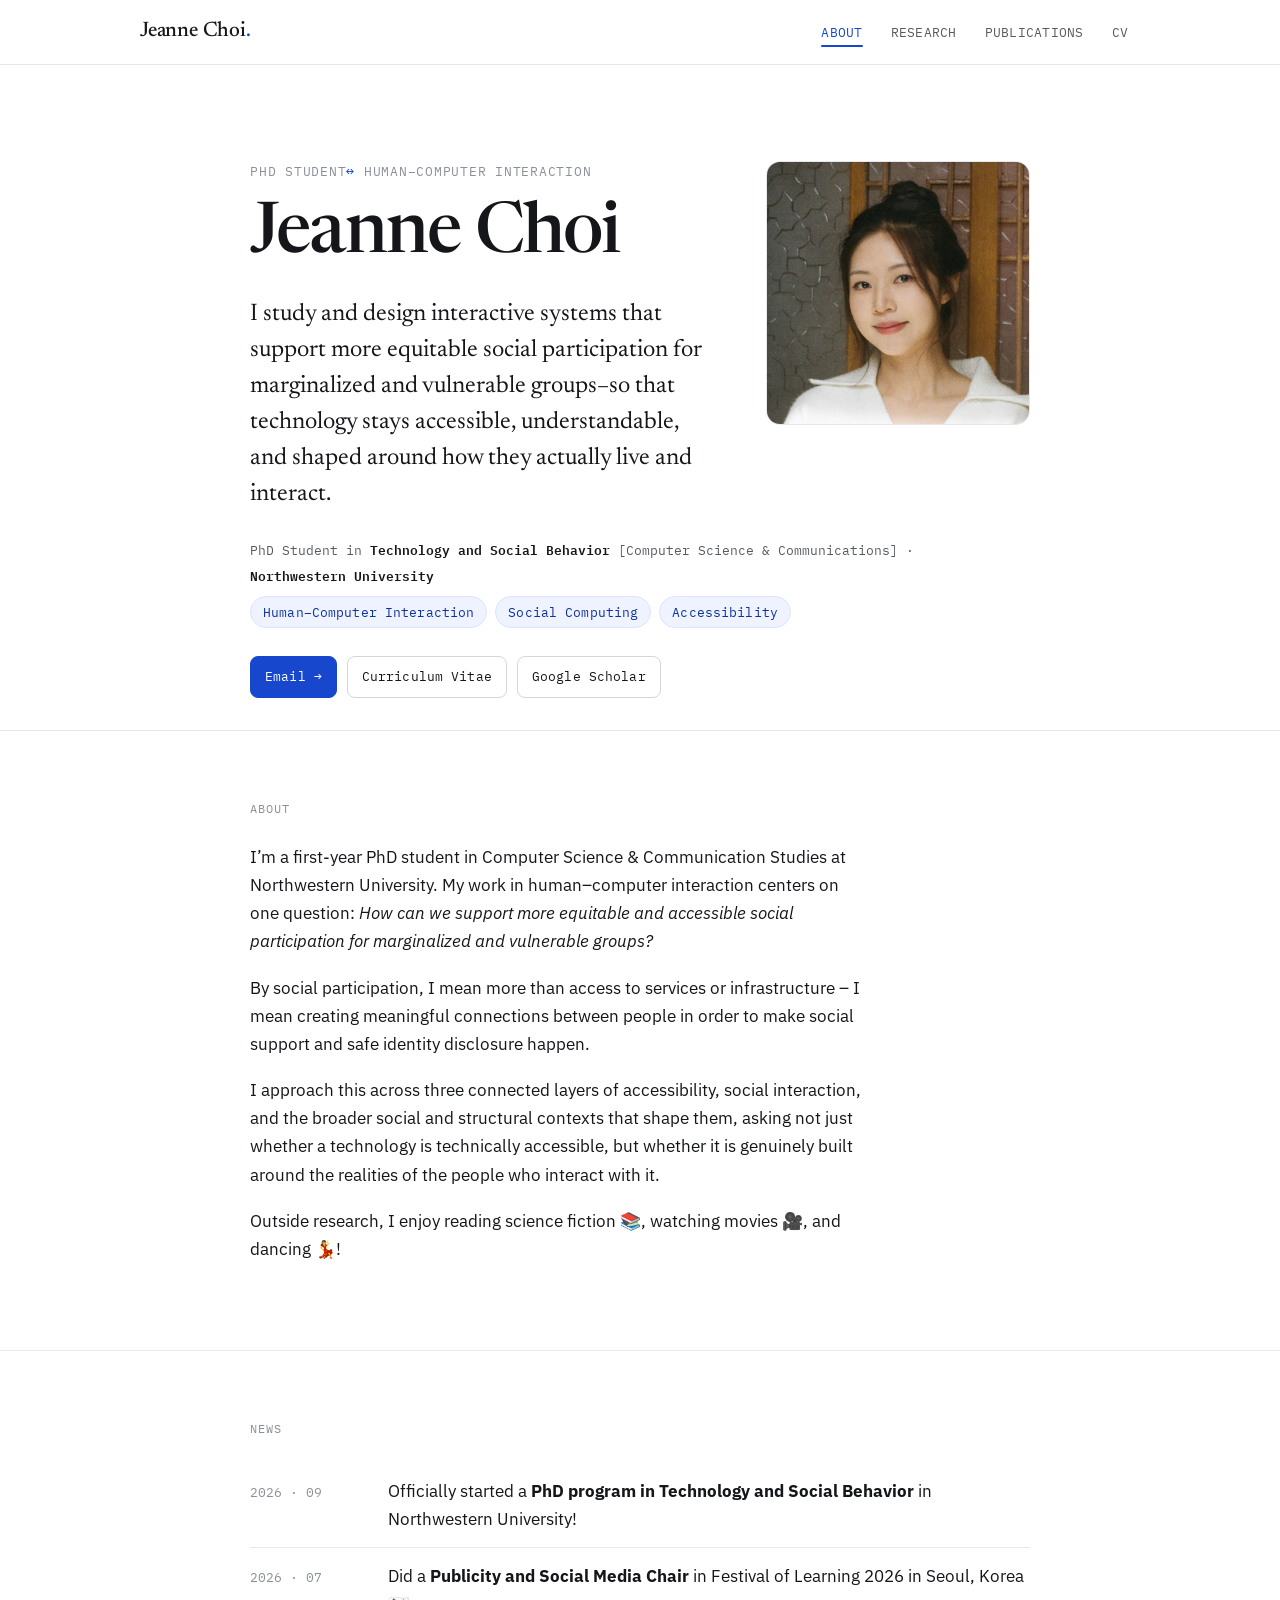
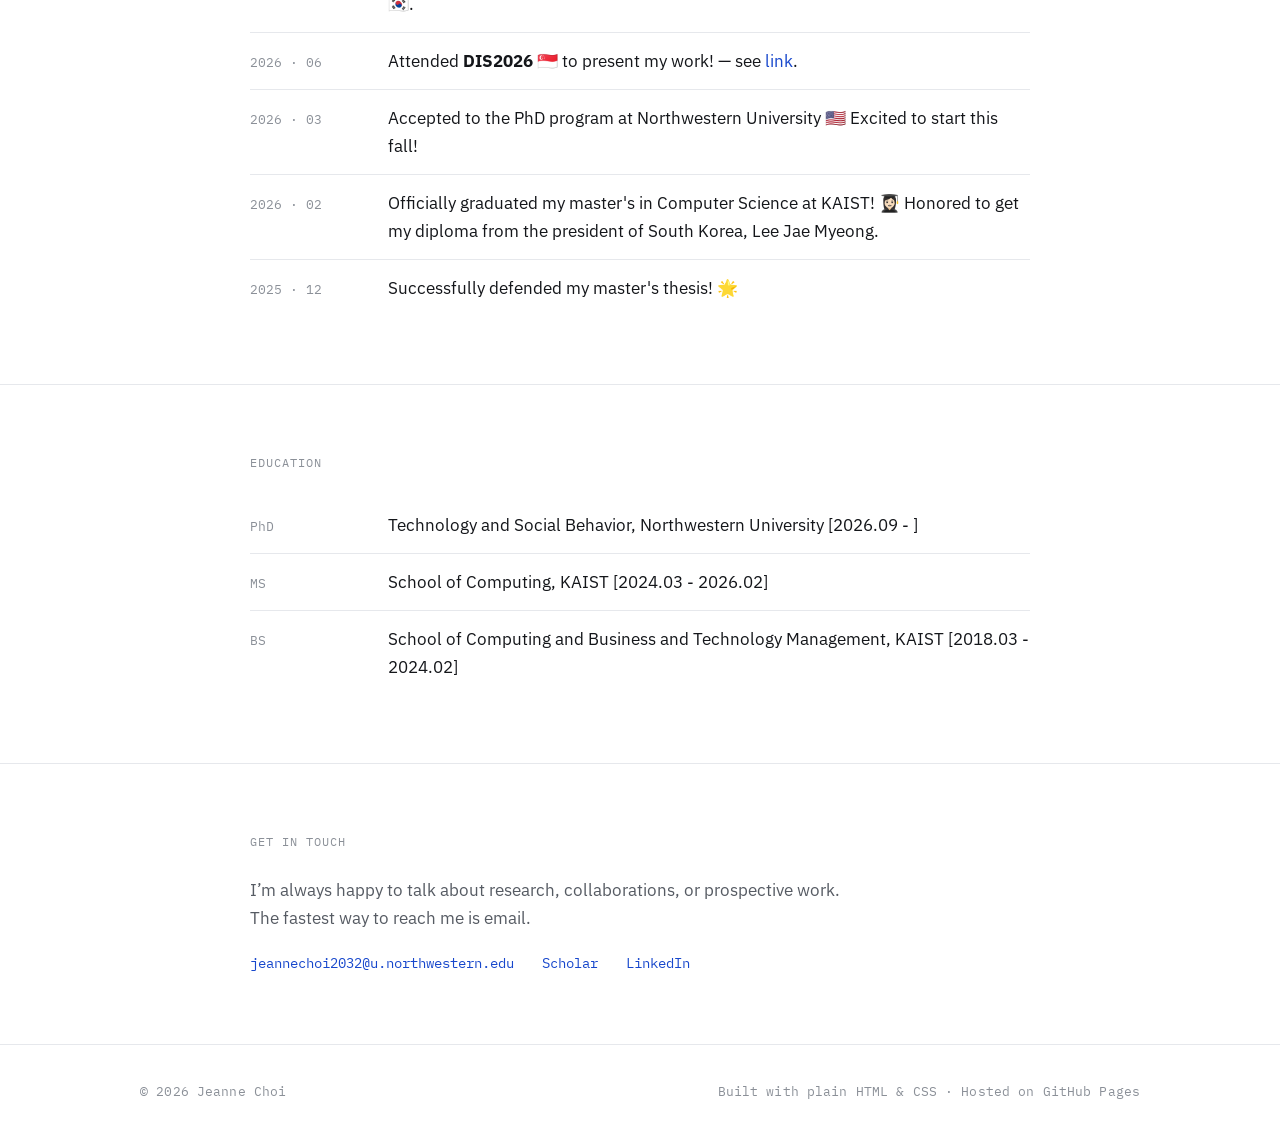
<file: index.html>
<!DOCTYPE html>
<html lang="en">
<head>
  <meta charset="UTF-8" />
  <meta name="viewport" content="width=device-width, initial-scale=1.0" />
  <!-- TODO: replace title + description with your own -->
  <title>Jeanne Choi — HCI Researcher</title>
  <meta name="description" content="Jeanne Choi is an incoming PhD student in Human–Computer Interaction, studying human–AI interaction and accessible creativity-support tools." />

  <!-- Fonts -->
  <link rel="preconnect" href="https://fonts.googleapis.com" />
  <link rel="preconnect" href="https://fonts.gstatic.com" crossorigin />
  <link href="https://fonts.googleapis.com/css2?family=Newsreader:ital,opsz,wght@0,6..72,400;0,6..72,500;1,6..72,400&family=IBM+Plex+Mono:wght@400;500&family=IBM+Plex+Sans:wght@400;500;600&display=swap" rel="stylesheet" />

  <link rel="stylesheet" href="styles.css" />
</head>
<body>
  <a class="skip" href="#main">Skip to content</a>

  <!-- ===== Header (identical on every page — keep in sync) ===== -->
  <header class="masthead">
    <div class="wrap-wide masthead__inner">
      <a class="brand" href="index.html">Jeanne Choi<span class="dot">.</span></a>
      <button class="nav-toggle" aria-expanded="false" aria-controls="site-nav">Menu</button>
      <nav class="nav" id="site-nav" aria-label="Primary">
        <a href="index.html" aria-current="page">About</a>
        <a href="research.html">Research</a>
        <!-- <a href="projects.html">Projects</a> -->
        <a href="publications.html">Publications</a>
        <a href="assets/CV_Jeanne.pdf">CV</a>
      </nav>
    </div>
  </header>

  <main id="main">
    <!-- ===== Hero ===== -->
    <section class="hero">
      <div class="wrap">
        <div class="hero__grid">
          <div class="hero__text">
          <p class="eyebrow">PhD Student<span class="swap">&#8596;</span> Human&ndash;Computer Interaction</p>

          <h1 class="display">Jeanne&nbsp;Choi</h1>

          <p class="lead">
            I study and design interactive systems that support more equitable social participation for 
            marginalized and vulnerable groups&ndash;so that technology stays accessible, understandable, 
            and shaped around how they actually live and interact.
          </p>
          </div>

          <figure class="hero__photo">
            <img src="assets/profile.jpg" alt="Profile photo of Jeanne Choi." />
          </figure>
        </div>

        <div class="hero__details">

          <p class="hero__meta">
            PhD Student in <b>Technology and Social Behavior</b> [Computer Science & Communications] &middot;<br />
            <b>Northwestern University</b>
          </p>

          <ul class="tags" aria-label="Research keywords">
            <li>Human&ndash;Computer Interaction</li>
            <li>Social Computing</li>
            <li>Accessibility</li>
          </ul>

          <div class="linkrow">
            <a class="btn btn--primary" href="jeannechoi2032@u.northwestern.edu">
              Email <span class="arrow">&#8594;</span>
            </a>
            <a class="btn" href="assets/CV_Jeanne.pdf">Curriculum Vitae</a>
            <a class="btn" href="https://scholar.google.com/citations?user=65QnEFwAAAAJ&hl=ko&oi=ao">Google&nbsp;Scholar</a>
            <!-- <a class="btn" href="https://github.com/yourhandle">GitHub</a> -->
          </div>
        </div>

       </div><!-- /.hero__grid -->
      </div>
    </section>

    <!-- ===== Short bio ===== -->
    <section class="section">
      <div class="wrap">
        <p class="section__label">About</p>
        <div class="prose">
          <p>
            I&rsquo;m a first-year PhD student in Computer Science & Communication Studies at Northwestern University. 
            My work in human&ndash;computer interaction centers on one question: <em>How can we support more equitable 
            and accessible social participation for marginalized and vulnerable groups?</em>
          </p>
          <p>By social participation, I mean more than access to services or infrastructure &ndash; 
            I mean creating meaningful connections between people in order to make social support 
            and safe identity disclosure happen.
          </p>
          <p>
            I approach this across three connected layers of 
            accessibility, social interaction, and the broader social and structural contexts that shape them, 
            asking not just whether a technology is technically accessible, but whether it is genuinely built 
            around the realities of the people who interact with it.
          </p>
          <p>
            Outside research, I enjoy reading science fiction 📚, watching movies 🎥, and dancing 💃!
          </p>
        </div>
      </div>
    </section>

    <!-- ===== Currently / news ===== -->
    <section class="section">
      <div class="wrap">
        <p class="section__label">News</p>
        <div class="deflist">
          <div class="deflist__row">
            <span class="deflist__k">2026 &middot; 09</span>
            <p class="deflist__v">Officially started a <b>PhD program in Technology and Social Behavior</b> in Northwestern University!</p>
          </div>
          <div class="deflist__row">
            <span class="deflist__k">2026 &middot; 07</span>
            <p class="deflist__v">Did a <b>Publicity and Social Media Chair</b> in Festival of Learning 2026 in Seoul, Korea 🇰🇷.</p>
          </div>
          <div class="deflist__row">
            <span class="deflist__k">2026 &middot; 06</span>
            <p class="deflist__v">Attended <b>DIS2026 🇸🇬</b> to present my work! &mdash; see <a class="link" href="https://dl.acm.org/doi/10.1145/3800645.3812959">link</a>.</p>
          </div>
          <div class="deflist__row">
            <span class="deflist__k">2026 &middot; 03</span>
            <p class="deflist__v">Accepted to the PhD program at Northwestern University 🇺🇸 Excited to start this fall!</p>
          </div>
          <div class="deflist__row">
            <span class="deflist__k">2026 &middot; 02</span>
            <p class="deflist__v">Officially graduated my master's in Computer Science at KAIST! 👩🏻‍🎓 Honored to get my diploma from 
              the president of South Korea, Lee Jae Myeong.
            </p>
          </div>
          <div class="deflist__row">
            <span class="deflist__k">2025 &middot; 12</span>
            <p class="deflist__v">Successfully defended my master's thesis! 🌟</p>
          </div>
        </div>
      </div>
    </section>


    <!-- ===== Education ===== -->
    <section class="section">
      <div class="wrap">
        <p class="section__label">Education</p>
        <div class="deflist">
          <div class="deflist__row">
            <span class="deflist__k">PhD</span>
            <p class="deflist__v">Technology and Social Behavior, Northwestern University [2026.09 - ]</p>
          </div>
          <div class="deflist__row">
            <span class="deflist__k">MS</span>
            <p class="deflist__v">School of Computing, KAIST [2024.03 - 2026.02]</p>
          </div>
          <div class="deflist__row">
            <span class="deflist__k">BS</span>
            <p class="deflist__v">School of Computing and Business and Technology Management, KAIST [2018.03 - 2024.02]
            </p>
          </div>
        </div>
      </div>
    </section>

    <!-- ===== Contact ===== -->
    <section class="section">
      <div class="wrap">
        <p class="section__label">Get in touch</p>
        <p class="prose muted" style="margin-bottom:20px;">
          I&rsquo;m always happy to talk about research, collaborations, or
          prospective work. <br /> The fastest way to reach me is email.
        </p>
        <div class="contact">
          <a href="mailto:jeannechoi2032@u.northwestern.edu">jeannechoi2032@u.northwestern.edu</a>
          <a href="https://scholar.google.com/citations?user=65QnEFwAAAAJ&hl=ko&oi=ao">Scholar</a>
          <!-- <a href="https://github.com/yourhandle">GitHub</a> -->
          <a href="https://www.linkedin.com/in/jeanne-choi-965133276/">LinkedIn</a>
        </div>
      </div>
    </section>
  </main>

  <!-- ===== Footer (identical on every page) ===== -->
  <footer class="foot">
    <div class="wrap-wide foot__inner">
      <span>&copy; 2026 Jeanne Choi</span>
      <span>Built with plain HTML &amp; CSS &middot; Hosted on GitHub Pages</span>
    </div>
  </footer>

  <script src="main.js"></script>
</body>
</html>
</file>
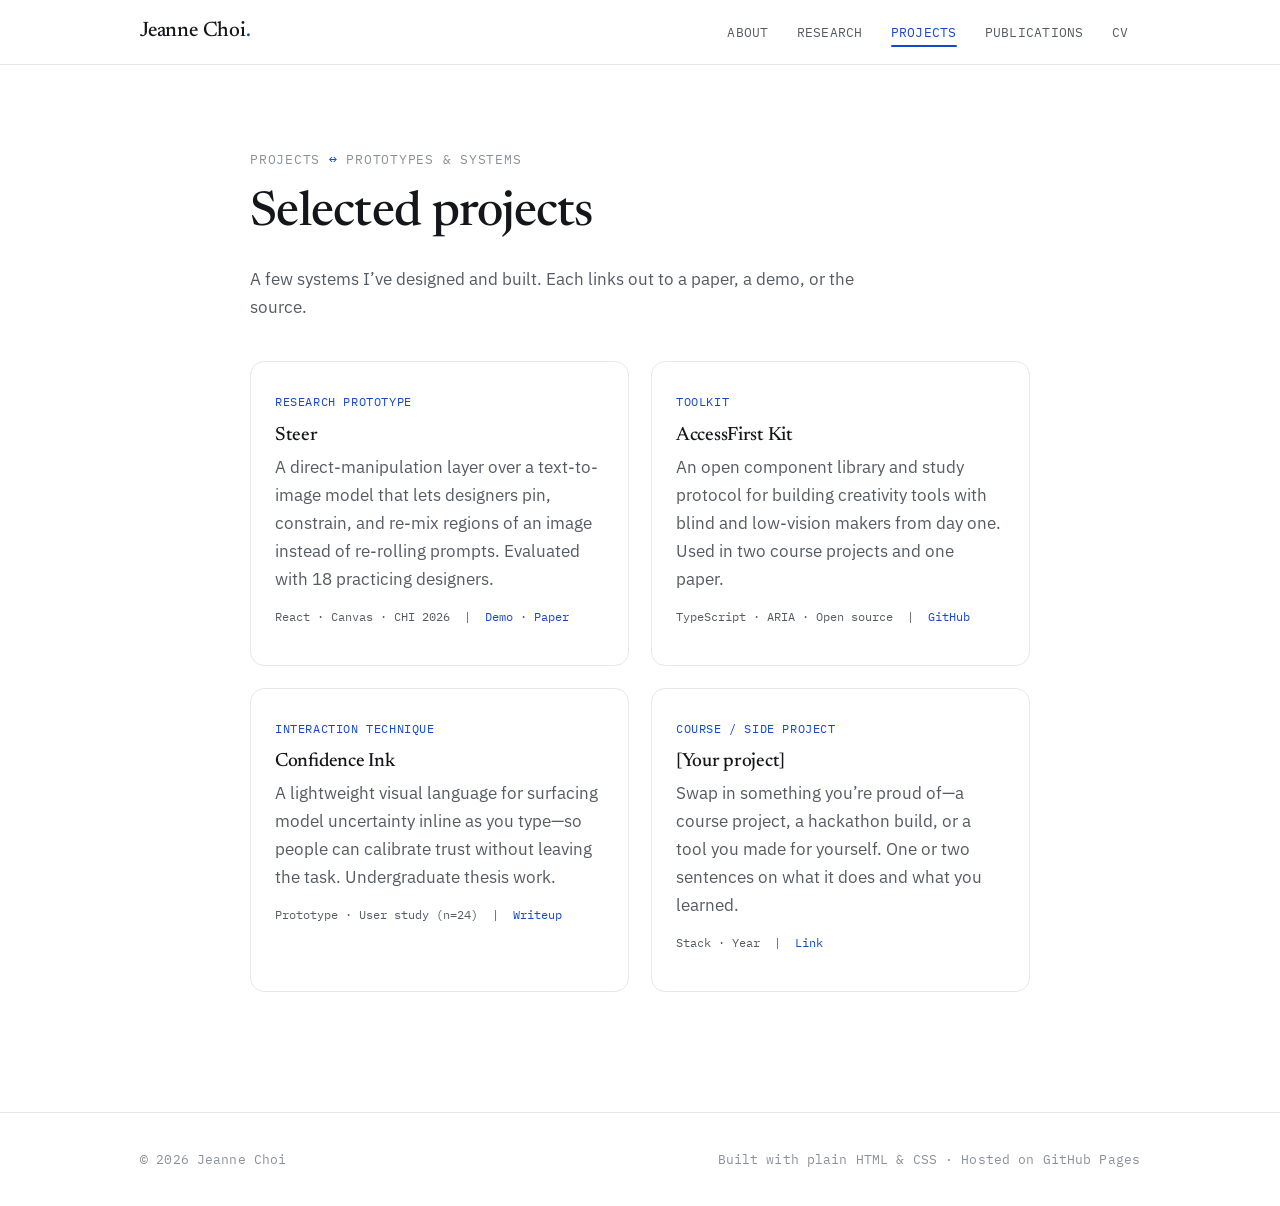
<file: projects.html>
<!DOCTYPE html>
<html lang="en">
<head>
  <meta charset="UTF-8" />
  <meta name="viewport" content="width=device-width, initial-scale=1.0" />
  <title>Projects — Jeanne Choi</title>
  <meta name="description" content="Selected research prototypes and projects in human–computer interaction." />

  <link rel="preconnect" href="https://fonts.googleapis.com" />
  <link rel="preconnect" href="https://fonts.gstatic.com" crossorigin />
  <link href="https://fonts.googleapis.com/css2?family=Newsreader:ital,opsz,wght@0,6..72,400;0,6..72,500;1,6..72,400&family=IBM+Plex+Mono:wght@400;500&family=IBM+Plex+Sans:wght@400;500;600&display=swap" rel="stylesheet" />

  <link rel="stylesheet" href="styles.css" />
</head>
<body>
  <a class="skip" href="#main">Skip to content</a>

  <header class="masthead">
    <div class="wrap-wide masthead__inner">
      <a class="brand" href="index.html">Jeanne Choi<span class="dot">.</span></a>
      <button class="nav-toggle" aria-expanded="false" aria-controls="site-nav">Menu</button>
      <nav class="nav" id="site-nav" aria-label="Primary">
        <a href="index.html">About</a>
        <a href="research.html">Research</a>
        <a href="projects.html" aria-current="page">Projects</a>
        <a href="publications.html">Publications</a>
        <a href="assets/CV_Jeanne.pdf">CV</a>
      </nav>
    </div>
  </header>

  <main id="main" class="page">
    <div class="wrap">
      <p class="eyebrow">Projects <span class="swap">&#8596;</span> Prototypes &amp; systems</p>
      <h1 class="page-title">Selected projects</h1>
      <p class="prose muted" style="margin-bottom: 40px;">
        A few systems I&rsquo;ve designed and built. Each links out to a paper,
        a demo, or the source.
      </p>

      <div class="cards">
        <article class="card">
          <span class="card__kind">Research prototype</span>
          <h3>Steer</h3>
          <p>
            A direct-manipulation layer over a text-to-image model that lets
            designers pin, constrain, and re-mix regions of an image instead of
            re-rolling prompts. Evaluated with 18 practicing designers.
          </p>
          <p class="card__meta">React &middot; Canvas &middot; CHI 2026 &nbsp;|&nbsp; <a class="link" href="#">Demo</a> &middot; <a class="link" href="#">Paper</a></p>
        </article>

        <article class="card">
          <span class="card__kind">Toolkit</span>
          <h3>AccessFirst Kit</h3>
          <p>
            An open component library and study protocol for building
            creativity tools with blind and low-vision makers from day one.
            Used in two course projects and one paper.
          </p>
          <p class="card__meta">TypeScript &middot; ARIA &middot; Open source &nbsp;|&nbsp; <a class="link" href="#">GitHub</a></p>
        </article>

        <article class="card">
          <span class="card__kind">Interaction technique</span>
          <h3>Confidence Ink</h3>
          <p>
            A lightweight visual language for surfacing model uncertainty inline
            as you type&mdash;so people can calibrate trust without leaving the
            task. Undergraduate thesis work.
          </p>
          <p class="card__meta">Prototype &middot; User study (n=24) &nbsp;|&nbsp; <a class="link" href="#">Writeup</a></p>
        </article>

        <article class="card">
          <span class="card__kind">Course / side project</span>
          <h3>[Your project]</h3>
          <p>
            Swap in something you&rsquo;re proud of&mdash;a course project, a
            hackathon build, or a tool you made for yourself. One or two
            sentences on what it does and what you learned.
          </p>
          <p class="card__meta">Stack &middot; Year &nbsp;|&nbsp; <a class="link" href="#">Link</a></p>
        </article>
      </div>
    </div>
  </main>

  <footer class="foot">
    <div class="wrap-wide foot__inner">
      <span>&copy; 2026 Jeanne Choi</span>
      <span>Built with plain HTML &amp; CSS &middot; Hosted on GitHub Pages</span>
    </div>
  </footer>

  <script src="main.js"></script>
</body>
</html>
</file>
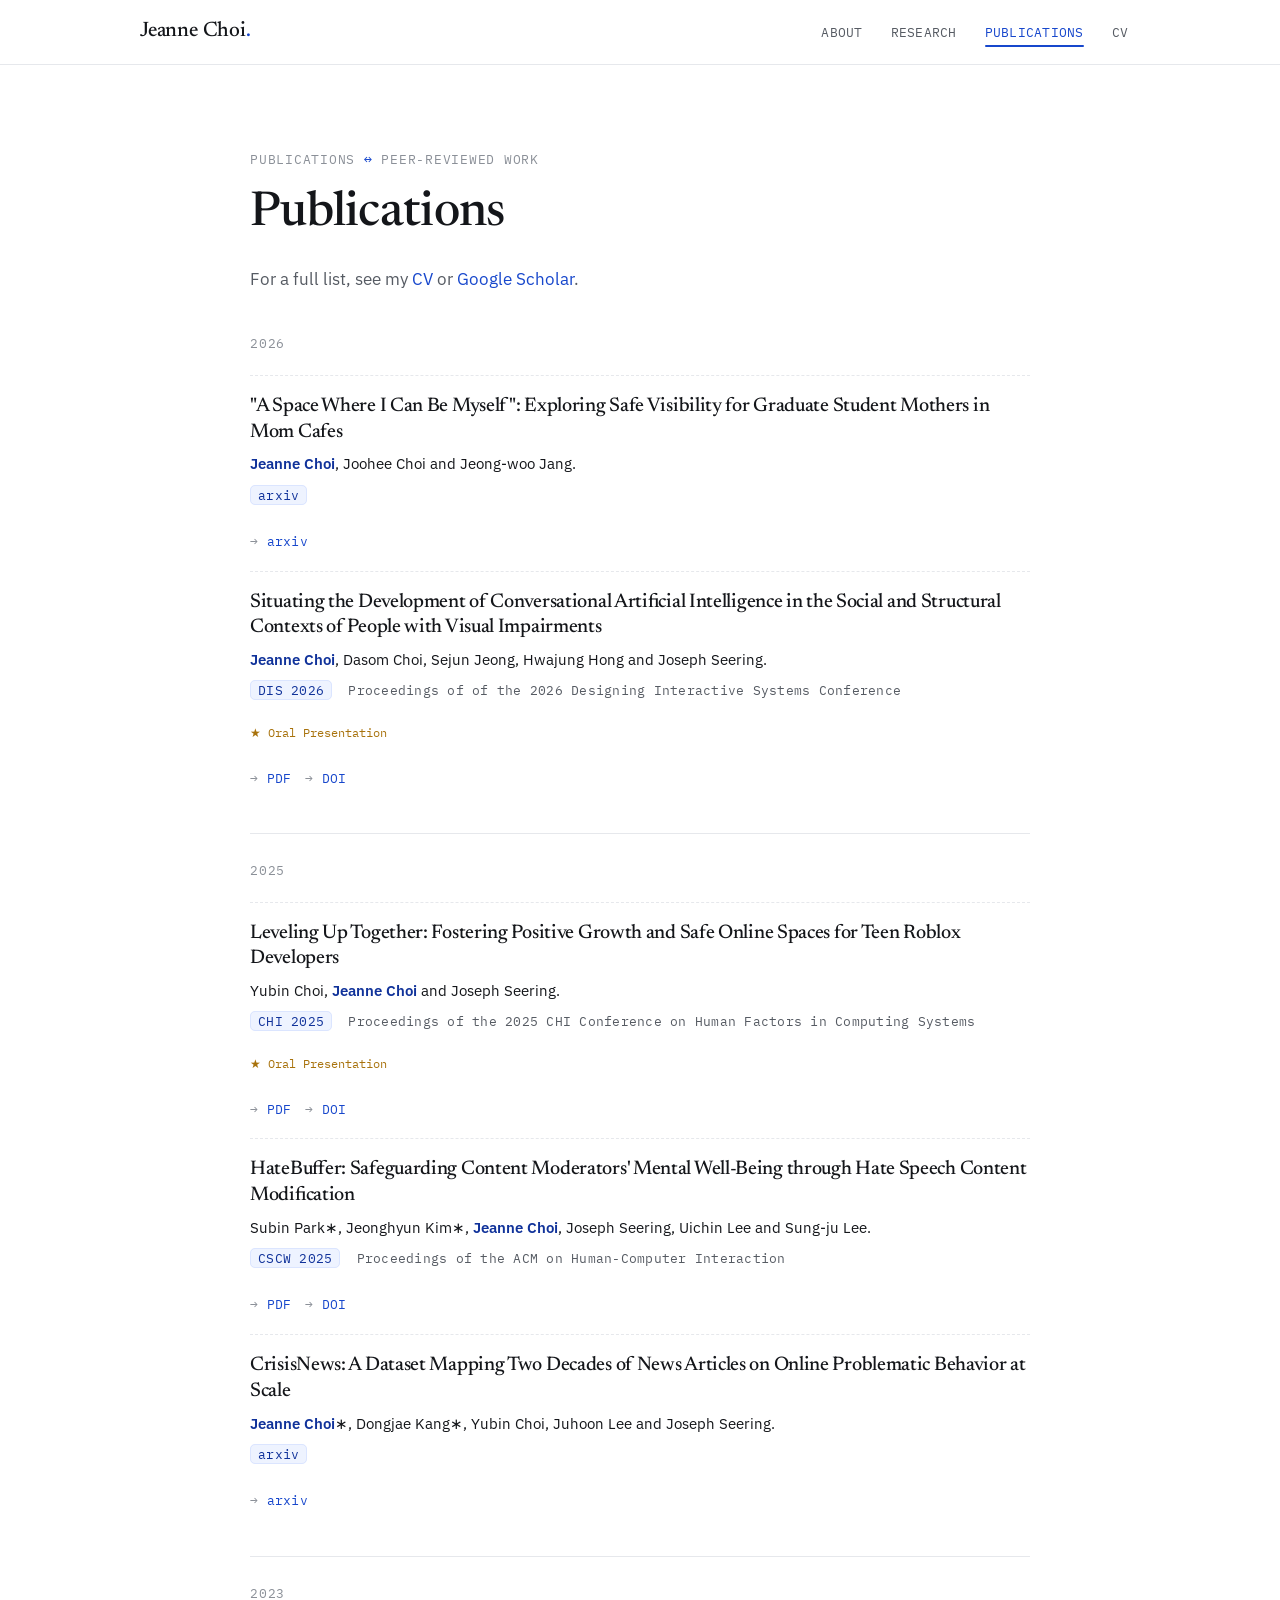
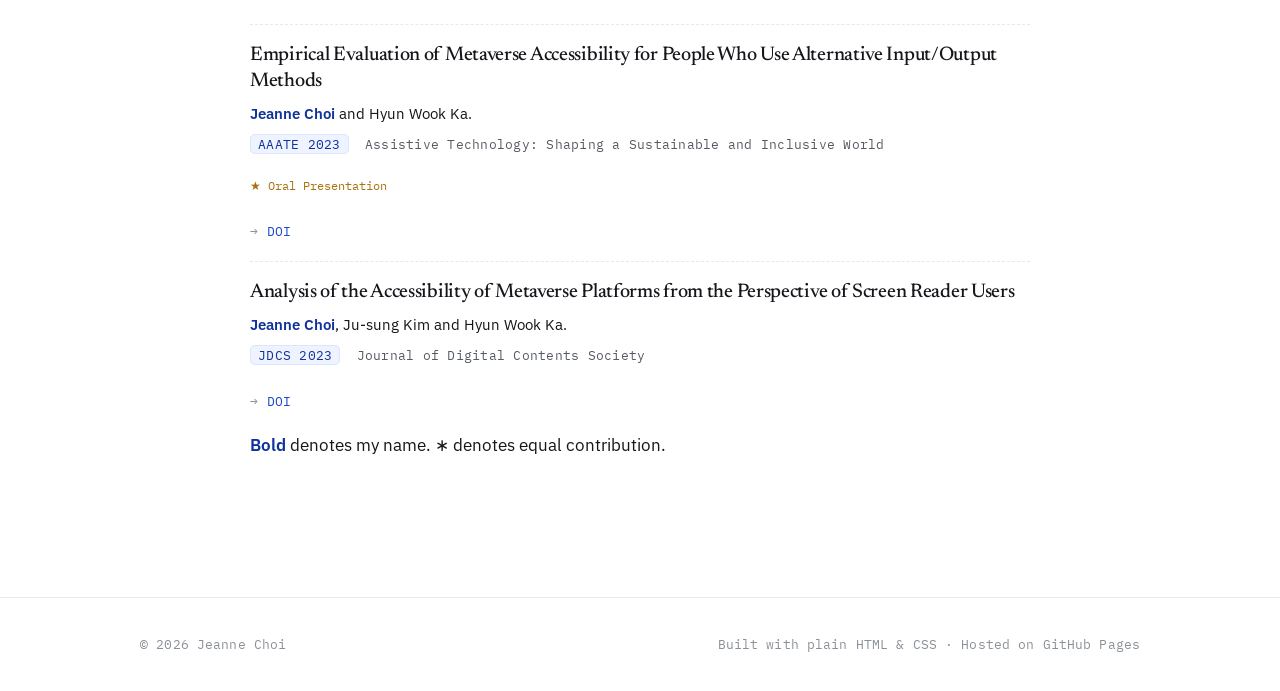
<file: publications.html>
<!DOCTYPE html>
<html lang="en">
<head>
  <meta charset="UTF-8" />
  <meta name="viewport" content="width=device-width, initial-scale=1.0" />
  <title>Publications — Jeanne Choi</title>
  <meta name="description" content="Peer-reviewed publications and papers in HCI venues such as CHI, UIST, and CSCW." />

  <link rel="preconnect" href="https://fonts.googleapis.com" />
  <link rel="preconnect" href="https://fonts.gstatic.com" crossorigin />
  <link href="https://fonts.googleapis.com/css2?family=Newsreader:ital,opsz,wght@0,6..72,400;0,6..72,500;1,6..72,400&family=IBM+Plex+Mono:wght@400;500&family=IBM+Plex+Sans:wght@400;500;600&display=swap" rel="stylesheet" />

  <link rel="stylesheet" href="styles.css" />
</head>
<body>
  <a class="skip" href="#main">Skip to content</a>

  <header class="masthead">
    <div class="wrap-wide masthead__inner">
      <a class="brand" href="index.html">Jeanne Choi<span class="dot">.</span></a>
      <button class="nav-toggle" aria-expanded="false" aria-controls="site-nav">Menu</button>
      <nav class="nav" id="site-nav" aria-label="Primary">
        <a href="index.html">About</a>
        <a href="research.html">Research</a>
        <!-- <a href="projects.html">Projects</a> -->
        <a href="publications.html" aria-current="page">Publications</a>
        <a href="assets/CV_Jeanne.pdf">CV</a>
      </nav>
    </div>
  </header>

  <main id="main" class="page">
    <div class="wrap">
      <p class="eyebrow">Publications <span class="swap">&#8596;</span> Peer-reviewed work</p>
      <h1 class="page-title">Publications</h1>
      <p class="prose muted" style="margin-bottom: 40px;">
        For a full list, see my
        <a class="link" href="assets/CV_Jeanne.pdf">CV</a> or
        <a class="link" href="https://scholar.google.com/citations?user=65QnEFwAAAAJ&hl=ko&oi=ao">Google Scholar</a>.
      </p>

      <!-- =============== 2026 =============== -->
      <section class="year-group" aria-label="2026 publications">
        <p class="year-label">2026</p>

        <article class="pub">
          <h2 class="pub__title">"A Space Where I Can Be Myself": Exploring Safe Visibility for Graduate Student 
            Mothers in Mom Cafes</h2>
          <p class="pub__authors"><span class="me">Jeanne Choi</span>, Joohee Choi and Jeong-woo Jang.</p>
          <p class="pub__venue">
            <span class="tag">arxiv</span>
          </p>
          <div class="pub__links">
            <a href="https://arxiv.org/abs/2611.08710">arxiv</a>
          </div>
        </article>

        <article class="pub">
          <h2 class="pub__title">Situating the Development of Conversational Artificial Intelligence in the Social and 
            Structural Contexts of People with Visual Impairments</h2>
          <p class="pub__authors"><span class="me">Jeanne Choi</span>, Dasom Choi, Sejun Jeong, Hwajung Hong and Joseph Seering.</p>
          <p class="pub__venue">
            <span class="tag">DIS 2026</span>
            Proceedings of of the 2026 Designing Interactive Systems Conference
          </p>
          <p class="award">&#9733; Oral Presentation</p>
          <div class="pub__links">
            <a href="assets/dis26-CV.pdf">PDF</a>
            <a href="https://dl.acm.org/doi/10.1145/3800645.3812959">DOI</a>
            <!-- <a href="#">Video</a>
            <a href="#">Code</a> -->
          </div>
        </article>
      </section>

      <!-- =============== 2025 =============== -->
      <section class="year-group" aria-label="2025 publications">
        <p class="year-label">2025</p>

        <article class="pub">
          <h2 class="pub__title">Leveling Up Together: Fostering Positive Growth and Safe Online Spaces for 
            Teen Roblox Developers</h2>
          <p class="pub__authors">Yubin Choi, <span class="me">Jeanne Choi</span> and Joseph Seering.</p>
          <p class="pub__venue">
            <span class="tag">CHI 2025</span>
            Proceedings of the 2025 CHI Conference on Human Factors in Computing Systems
          </p>
          <p class="award">&#9733; Oral Presentation</p>
          <div class="pub__links">
            <a href="assets/chi25-CV.pdf">PDF</a>
            <a href="https://dl.acm.org/doi/full/10.1145/3706598.3713969">DOI</a>
            <!-- <a href="#">Poster</a> -->
          </div>
        </article>

        <article class="pub">
          <h2 class="pub__title">HateBuffer: Safeguarding Content Moderators' Mental Well-Being through Hate Speech 
            Content Modification</h2>
          <p class="pub__authors">Subin Park&lowast;, Jeonghyun Kim&lowast;, <span class="me">Jeanne Choi</span>, 
            Joseph Seering, Uichin Lee and Sung-ju Lee.</p>
          <p class="pub__venue">
            <span class="tag">CSCW 2025</span>
            Proceedings of the ACM on Human-Computer Interaction
          </p>
          <div class="pub__links">
            <a href="assets/cscw25.pdf">PDF</a>
            <a href="https://dl.acm.org/doi/10.1145/3757609">DOI</a>
          </div>
        </article>

        <article class="pub">
          <h2 class="pub__title">CrisisNews: A Dataset Mapping Two Decades of News Articles on Online Problematic 
            Behavior at Scale</h2>
          <p class="pub__authors"><span class="me">Jeanne Choi</span>&lowast;, Dongjae Kang&lowast;, Yubin Choi, 
            Juhoon Lee and Joseph Seering.</p>
          <p class="pub__venue">
            <span class="tag">arxiv</span>
          </p>
          <div class="pub__links">
            <a href="https://arxiv.org/abs/2510.12243">arxiv</a>
          </div>
        </article>
      </section>

      <!-- =============== 2023 =============== -->
      <section class="year-group" aria-label="2025 publications">
        <p class="year-label">2023</p>

        <article class="pub">
          <h2 class="pub__title">Empirical Evaluation of Metaverse Accessibility for People Who Use Alternative 
            Input/Output Methods</h2>
          <p class="pub__authors"><span class="me">Jeanne Choi</span> and Hyun Wook Ka.</p>
          <p class="pub__venue">
            <span class="tag">AAATE 2023</span>
            Assistive Technology: Shaping a Sustainable and Inclusive World
          </p>
          <p class="award">&#9733; Oral Presentation</p>
          <div class="pub__links">
            <!-- <a href="#">PDF</a> -->
            <a href="https://pubmed.ncbi.nlm.nih.gov/37638938/">DOI</a>
            <!-- <a href="#">Poster</a> -->
          </div>
        </article>

        <article class="pub">
          <h2 class="pub__title">Analysis of the Accessibility of Metaverse Platforms from the Perspective of Screen 
            Reader Users</h2>
          <p class="pub__authors"><span class="me">Jeanne Choi</span>, Ju-sung Kim and Hyun Wook Ka.</p>
          <p class="pub__venue">
            <span class="tag">JDCS 2023</span>
            Journal of Digital Contents Society
          </p>
          <div class="pub__links">
            <!-- <a href="#">PDF</a> -->
            <a href="http://journal.dcs.or.kr/_common/do.php?a=full&b=12&bidx=3245&aidx=36161">DOI</a>
          </div>
        </article>
        <p><span style="color:var(--blue-deep);font-weight:600;">Bold</span> denotes
        my name. &lowast; denotes equal contribution.</p>
      </section>

    </div>
  </main>

  <footer class="foot">
    <div class="wrap-wide foot__inner">
      <span>&copy; 2026 Jeanne Choi</span>
      <span>Built with plain HTML &amp; CSS &middot; Hosted on GitHub Pages</span>
    </div>
  </footer>

  <script src="main.js"></script>
</body>
</html>
</file>
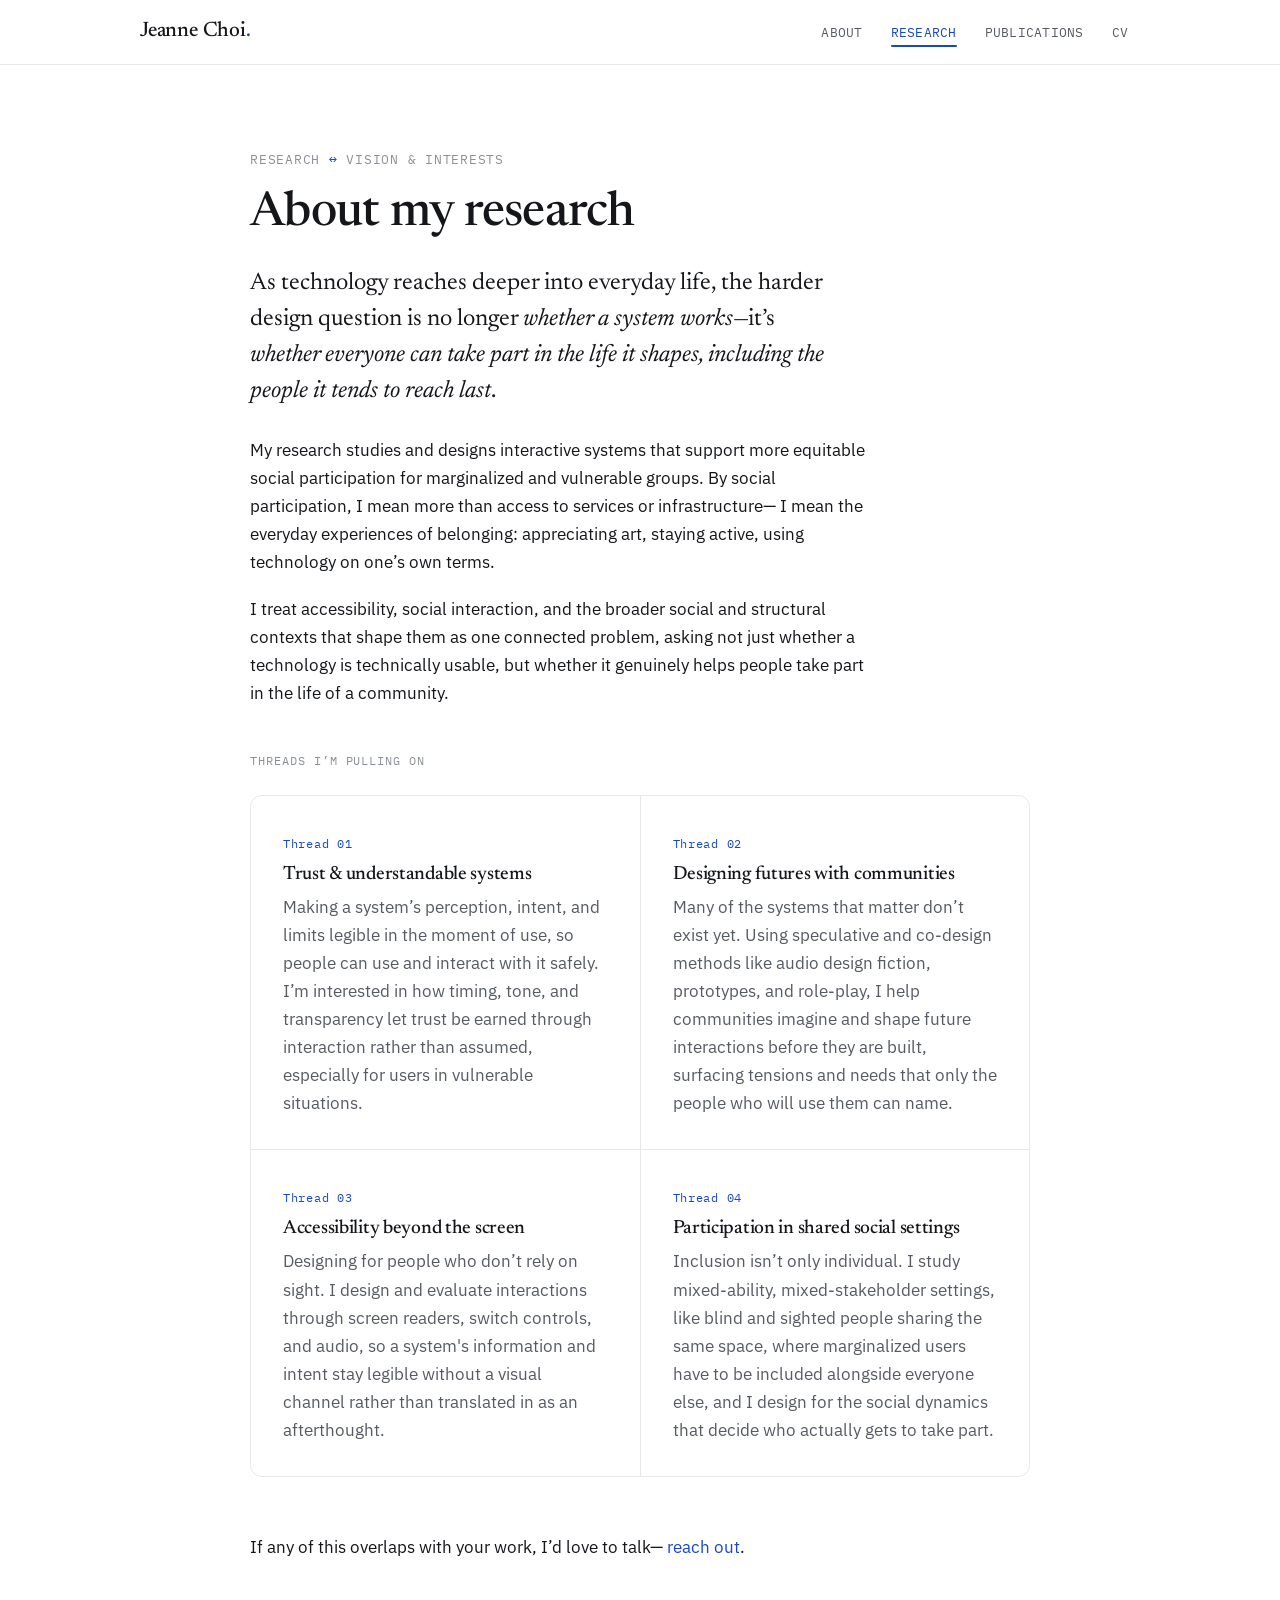
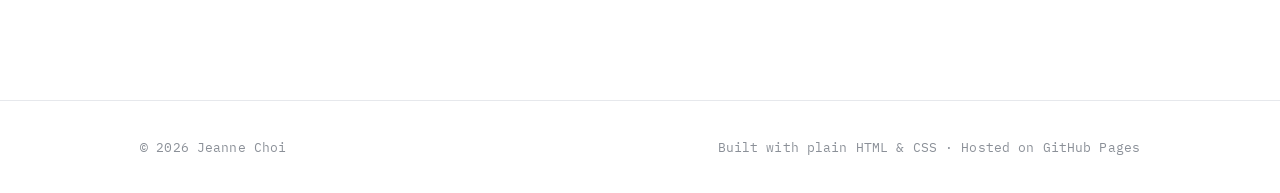
<file: research.html>
<!DOCTYPE html>
<html lang="en">
<head>
  <meta charset="UTF-8" />
  <meta name="viewport" content="width=device-width, initial-scale=1.0" />
  <title>Research — Jeanne Choi</title>
  <meta name="description" content="Research vision and interests: human–AI interaction, creativity-support tools, and accessible interaction design." />

  <link rel="preconnect" href="https://fonts.googleapis.com" />
  <link rel="preconnect" href="https://fonts.gstatic.com" crossorigin />
  <link href="https://fonts.googleapis.com/css2?family=Newsreader:ital,opsz,wght@0,6..72,400;0,6..72,500;1,6..72,400&family=IBM+Plex+Mono:wght@400;500&family=IBM+Plex+Sans:wght@400;500;600&display=swap" rel="stylesheet" />

  <link rel="stylesheet" href="styles.css" />
</head>
<body>
  <a class="skip" href="#main">Skip to content</a>

  <header class="masthead">
    <div class="wrap-wide masthead__inner">
      <a class="brand" href="index.html">Jeanne Choi<span class="dot">.</span></a>
      <button class="nav-toggle" aria-expanded="false" aria-controls="site-nav">Menu</button>
      <nav class="nav" id="site-nav" aria-label="Primary">
        <a href="index.html">About</a>
        <a href="research.html" aria-current="page">Research</a>
        <!-- <a href="projects.html">Projects</a> -->
        <a href="publications.html">Publications</a>
        <a href="assets/CV_Jeanne.pdf">CV</a>
      </nav>
    </div>
  </header>

  <main id="main" class="page">
    <div class="wrap">
      <p class="eyebrow">Research <span class="swap">&#8596;</span> Vision &amp; Interests</p>
      <h1 class="page-title">About my research</h1>

      <!-- ===== Research statement ===== -->
      <div class="prose" style="margin-bottom: 8px;">
        <p class="lead" style="max-width: 46ch;">
          As technology reaches deeper into everyday life, the harder design question is no longer
          <em>whether a system works</em>&mdash;it&rsquo;s
          <em>whether everyone can take part in the life it shapes, including the people it tends to reach last</em>.
        </p>
        <p>
          My research studies and designs interactive systems that support more 
          equitable social participation for marginalized and vulnerable groups. 
          By social participation, I mean more than access to services or infrastructure&mdash;
          I mean the everyday experiences of belonging: appreciating art, 
          staying active, using technology on one&rsquo;s own terms.
        </p>
        <p>
          I treat accessibility, 
          social interaction, and the broader social and structural contexts that shape them as one 
          connected problem, asking not just whether a technology is technically usable, 
          but whether it genuinely helps people take part in the life of a community.
        </p>
        <!-- <p>
          Methodologically, I move between speculative 
          and participatory design, and in-depth qualitative research, and I try to turn what I 
          learn into systems and design decisions, not just findings.
        </p> -->
      </div>
    </div>

    <!-- ===== Thematic areas ===== -->
    <div class="wrap" style="margin-top: 44px;">
      <p class="section__label">Threads I&rsquo;m pulling on</p>
      <div class="themes">
        <article class="theme">
          <span class="theme__n">Thread 01</span>
          <h3>Trust & understandable systems</h3>
          <p>
            Making a system&rsquo;s perception, intent, and limits legible in the moment of use, so people can use and 
            interact with it safely. I&rsquo;m interested in how timing, tone, and transparency let trust be earned through 
            interaction rather than assumed, especially for users in vulnerable situations.
          </p>
        </article>
        <article class="theme">
          <span class="theme__n">Thread 02</span>
          <h3>Designing futures with communities</h3>
          <p>
            Many of the systems that matter don&rsquo;t exist yet. Using speculative and co-design methods like audio design 
            fiction, prototypes, and role-play, I help communities imagine and shape future interactions before they are 
            built, surfacing tensions and needs that only the people who will use them can name.
          </p>
        </article>
        <article class="theme">
          <span class="theme__n">Thread 03</span>
          <h3>Accessibility beyond the screen</h3>
          <p>
            Designing for people who don&rsquo;t rely on sight. I design and evaluate interactions through screen readers, 
            switch controls, and audio, so a system's information and intent stay legible without a visual channel 
            rather than translated in as an afterthought.
          </p>
        </article>
        <article class="theme">
          <span class="theme__n">Thread 04</span>
          <h3>Participation in shared social settings</h3>
          <p>
            Inclusion isn&rsquo;t only individual. I study mixed-ability, mixed-stakeholder settings, 
            like blind and sighted people sharing the same space, where marginalized users have to be included 
            alongside everyone else, and I design for the social dynamics that decide who actually gets to take part.
          </p>
        </article>
      </div>
    </div>

    <div class="wrap" style="margin-top: 56px;">
      <p>
          If any of this overlaps with your work, I&rsquo;d love to talk&mdash;
          <a class="link" href="bestjeanne@gmail.com">reach out</a>.
        </p>
    </div>

    <!-- ===== Longer-term vision =====
    <div class="wrap" style="margin-top: 56px;">
      <p class="section__label">Where I want this to go</p>
      <div class="prose">
        <p>
           During my PhD, my aim is to move accessibility past individual access toward collective participation:
           designing not only for a person's ability to reach a tool, but for their place in the social life around it. 
           In the long term, I want this work to yield participation&mdash;centered design principles that other researchers 
           and practitioners can reuse, grounded in systems that real communities want to live with, so that more people 
           can share in the ordinary experiences of belonging.
        </p>
        <p>
          If any of this overlaps with your work, I&rsquo;d love to talk&mdash;
          <a class="link" href="bestjeanne@gmail.com">reach out</a>.
        </p>
      </div>
    </div> -->
  </main>

  <footer class="foot">
    <div class="wrap-wide foot__inner">
      <span>&copy; 2026 Jeanne Choi</span>
      <span>Built with plain HTML &amp; CSS &middot; Hosted on GitHub Pages</span>
    </div>
  </footer>

  <script src="main.js"></script>
</body>
</html>
</file>
<file: styles.css>
/* =========================================================================
   Academic portfolio — shared styles
   Concept: HCI lives between Human and Computer.
   - Serif (Newsreader)      -> human-facing prose, names, headings
   - Sans  (IBM Plex Sans)   -> readable body
   - Mono  (IBM Plex Mono)   -> the "machine" layer: labels, venues, metadata
   Blue is the single connective accent. Everything else is black on white.
   ========================================================================= */

/* ----- Design tokens ----------------------------------------------------- */
:root {
  --paper:        #ffffff;
  --ink:          #14161a;   /* primary text  */
  --ink-soft:     #565b63;   /* secondary text */
  --ink-faint:    #8b9098;   /* captions / muted */
  --line:         #e6e8ec;   /* hairlines */
  --line-strong:  #d3d6db;

  --blue:         #1747cc;   /* primary accent (links, active) */
  --blue-bright:  #2f66f5;   /* hover / interactive */
  --blue-deep:    #10329a;   /* pressed */
  --blue-tint:    #eef3ff;   /* highlight background */
  --blue-ghost:   #f6f9ff;   /* very subtle panel */

  --maxw:         860px;     /* reading column */
  --maxw-wide:    1080px;    /* nav / full-bleed rows */
  --gutter:       clamp(20px, 5vw, 40px);

  --serif: "Newsreader", Georgia, "Times New Roman", serif;
  --sans:  "IBM Plex Sans", -apple-system, BlinkMacSystemFont, "Segoe UI", Roboto, sans-serif;
  --mono:  "IBM Plex Mono", ui-monospace, "SF Mono", Menlo, monospace;

  --step-fast: 140ms cubic-bezier(.2,.7,.3,1);
}

/* ----- Reset-ish --------------------------------------------------------- */
*, *::before, *::after { box-sizing: border-box; }
html { -webkit-text-size-adjust: 100%; }
body {
  margin: 0;
  background: var(--paper);
  color: var(--ink);
  font-family: var(--sans);
  font-size: 17px;
  line-height: 1.65;
  font-feature-settings: "liga" 1, "kern" 1;
  -webkit-font-smoothing: antialiased;
  text-rendering: optimizeLegibility;
}
img { max-width: 100%; display: block; }
a { color: inherit; }

/* Skip link for keyboard users */
.skip {
  position: absolute; left: -999px; top: 0;
  background: var(--ink); color: #fff; padding: 10px 16px;
  z-index: 100; border-radius: 0 0 4px 0; font-family: var(--mono); font-size: 13px;
}
.skip:focus { left: 0; }

/* Visible, on-brand focus everywhere */
:focus-visible {
  outline: 2px solid var(--blue-bright);
  outline-offset: 3px;
  border-radius: 2px;
}

/* ----- Layout scaffolding ------------------------------------------------ */
.wrap  { width: 100%; max-width: var(--maxw);      margin-inline: auto; padding-inline: var(--gutter); }
.wrap-wide { width: 100%; max-width: var(--maxw-wide); margin-inline: auto; padding-inline: var(--gutter); }

main { display: block; }
.page { padding-top: clamp(48px, 7vw, 84px); padding-bottom: clamp(72px, 10vw, 120px); }

/* ----- Header / nav ------------------------------------------------------ */
.masthead {
  position: sticky; top: 0; z-index: 40;
  background: rgba(255,255,255,.86);
  backdrop-filter: saturate(180%) blur(10px);
  border-bottom: 1px solid var(--line);
}
.masthead__inner {
  display: flex; align-items: center; justify-content: space-between;
  gap: 20px; min-height: 64px;
}
.brand {
  font-family: var(--serif);
  font-size: 21px;
  font-weight: 500;
  letter-spacing: -.01em;
  text-decoration: none;
  color: var(--ink);
  white-space: nowrap;
}
.brand .dot { color: var(--blue); }

.nav { display: flex; align-items: center; gap: 4px; }
.nav a {
  font-family: var(--mono);
  font-size: 12.5px;
  letter-spacing: .02em;
  text-transform: uppercase;
  text-decoration: none;
  color: var(--ink-soft);
  padding: 8px 12px;
  border-radius: 6px;
  position: relative;
  transition: color var(--step-fast), background var(--step-fast);
}
.nav a:hover { color: var(--ink); background: var(--blue-ghost); }
.nav a[aria-current="page"] { color: var(--blue); }
.nav a[aria-current="page"]::after {
  content: ""; position: absolute; left: 12px; right: 12px; bottom: 3px;
  height: 2px; background: var(--blue); border-radius: 2px;
}

/* Mobile nav toggle */
.nav-toggle {
  display: none;
  font-family: var(--mono); font-size: 12.5px; letter-spacing: .04em;
  text-transform: uppercase; color: var(--ink);
  background: none; border: 1px solid var(--line-strong);
  padding: 8px 12px; border-radius: 6px; cursor: pointer;
}

/* ----- Type system ------------------------------------------------------- */
.eyebrow {
  font-family: var(--mono);
  font-size: 12.5px;
  letter-spacing: .06em;
  text-transform: uppercase;
  color: var(--ink-faint);
  margin: 0 0 18px;
}
.eyebrow .swap { color: var(--blue); }   /* the H <-> C connective glyph */

h1, h2, h3 { font-family: var(--serif); font-weight: 500; color: var(--ink); letter-spacing: -.015em; line-height: 1.12; }

.display {
  font-size: clamp(2.6rem, 7vw, 4.4rem);
  line-height: 1.02;
  margin: 0 0 .35em;
  letter-spacing: -.025em;
}
.page-title {
  font-size: clamp(2rem, 5vw, 3rem);
  margin: 0 0 .5em;
}
h2 { font-size: clamp(1.4rem, 3vw, 1.9rem); margin: 0 0 .5em; }
h3 { font-size: 1.2rem; margin: 0 0 .35em; }

.lead {
  font-family: var(--serif);
  font-size: clamp(1.18rem, 2.4vw, 1.5rem);
  line-height: 1.5;
  color: var(--ink);
  margin: 0 0 1.1em;
  max-width: 40ch;
}
p { margin: 0 0 1.1em; }
.prose { max-width: 62ch; }
.prose p { color: var(--ink); }
.muted { color: var(--ink-soft); }

/* Inline text links */
.link, .prose a, .pub a, .contact a {
  color: var(--blue);
  text-decoration: none;
  background-image: linear-gradient(var(--blue), var(--blue));
  background-size: 100% 1px;
  background-repeat: no-repeat;
  background-position: 0 100%;
  transition: color var(--step-fast), background-size var(--step-fast);
  padding-bottom: 1px;
}
.link:hover, .prose a:hover, .pub a:hover, .contact a:hover {
  color: var(--blue-bright);
}
@media (prefers-reduced-motion: no-preference) {
  .link, .prose a, .pub a, .contact a { background-size: 0% 1px; }
  .link:hover, .prose a:hover, .pub a:hover, .contact a:hover { background-size: 100% 1px; }
}

/* ----- Section rhythm ---------------------------------------------------- */
.section { padding-block: clamp(40px, 6vw, 68px); border-top: 1px solid var(--line); }
.section:first-of-type { border-top: 0; }
.section__label {
  font-family: var(--mono); font-size: 12px; letter-spacing: .08em;
  text-transform: uppercase; color: var(--ink-faint); margin: 0 0 24px;
}

/* ----- Hero (home) ------------------------------------------------------- */
.hero { padding-top: clamp(40px, 8vw, 96px); }
.hero__meta {
  font-family: var(--mono); font-size: 13px; color: var(--ink-soft);
  margin: 0 0 6px; line-height: 1.9;
}
.hero__meta b { color: var(--ink); font-weight: 600; }

/* Keyword tags */
.tags { display: flex; flex-wrap: wrap; gap: 8px; margin: 4px 0 28px; padding: 0; list-style: none; }
.tags li {
  font-family: var(--mono); font-size: 12.5px; letter-spacing: .01em;
  color: var(--blue-deep); background: var(--blue-tint);
  border: 1px solid #dbe5ff; border-radius: 999px; padding: 5px 12px;
}

/* Link row (email / scholar / github / cv) */
.linkrow { display: flex; flex-wrap: wrap; gap: 10px; margin-top: 8px; margin-bottom: 32px; }
.btn {
  display: inline-flex; align-items: center; gap: 8px;
  font-family: var(--mono); font-size: 13px; letter-spacing: .01em;
  text-decoration: none; color: var(--ink);
  border: 1px solid var(--line-strong); border-radius: 8px;
  padding: 9px 14px; transition: border-color var(--step-fast), background var(--step-fast), color var(--step-fast), transform var(--step-fast);
}
.btn:hover { border-color: var(--blue); color: var(--blue); background: var(--blue-ghost); }
.btn:active { transform: translateY(1px); }
.btn--primary { background: var(--blue); color: #fff; border-color: var(--blue); }
.btn--primary:hover { background: var(--blue-bright); border-color: var(--blue-bright); color: #fff; }
.btn .arrow { transition: transform var(--step-fast); }
@media (prefers-reduced-motion: no-preference) {
  .btn:hover .arrow { transform: translateX(3px); }
}

/* ----- Research page ----------------------------------------------------- */
.themes { display: grid; gap: 1px; background: var(--line); border: 1px solid var(--line); border-radius: 12px; overflow: hidden; }
.theme { background: var(--paper); padding: clamp(22px, 3vw, 32px); }
.theme__n { font-family: var(--mono); font-size: 12px; color: var(--blue); letter-spacing: .06em; }
.theme h3 { margin: 8px 0 .4em; }
.theme p { color: var(--ink-soft); margin: 0; max-width: 60ch; }
@media (min-width: 720px) { .themes { grid-template-columns: 1fr 1fr; } }

/* ----- Publications ------------------------------------------------------ */
.year-group { border-top: 1px solid var(--line); padding-top: 26px; margin-top: 26px; }
.year-group:first-of-type { border-top: 0; padding-top: 0; margin-top: 0; }
.year-label {
  font-family: var(--mono); font-size: 13px; color: var(--ink-faint);
  letter-spacing: .06em; margin: 0 0 20px;
}
.pub { display: grid; grid-template-columns: 1fr; gap: 4px; padding: 18px 0; border-top: 1px dashed var(--line); }
.pub:first-child { border-top: 0; }
.pub__title { font-family: var(--serif); font-size: 1.24rem; line-height: 1.3; margin: 0; }
.pub__authors { font-size: .95rem; color: var(--ink); margin: 2px 0 0; }
.pub__authors .me { color: var(--blue-deep); font-weight: 600; }
.pub__venue {
  font-family: var(--mono); font-size: 12.5px; letter-spacing: .02em;
  color: var(--ink-soft); margin-top: 4px;
}
.pub__venue .tag {
  color: var(--blue-deep); background: var(--blue-tint);
  border: 1px solid #dbe5ff; border-radius: 5px; padding: 1px 7px; margin-right: 8px;
}
.pub__badge { font-family: var(--mono); font-size: 12px; }
.pub__links { display: flex; flex-wrap: wrap; gap: 14px; margin-top: 8px; }
.pub__links a {
  font-family: var(--mono); font-size: 12.5px; letter-spacing: .02em;
  text-decoration: none; color: var(--blue);
}
.pub__links a::before { content: "→ "; color: var(--ink-faint); }
.pub__links a:hover { color: var(--blue-bright); }
.award { color: #a8720c; font-family: var(--mono); font-size: 12px; margin-top: 4px; }

/* ----- Projects ---------------------------------------------------------- */
.cards { display: grid; gap: 22px; }
@media (min-width: 720px) { .cards { grid-template-columns: 1fr 1fr; } }
.card {
  border: 1px solid var(--line); border-radius: 14px; padding: 24px;
  transition: border-color var(--step-fast), box-shadow var(--step-fast), transform var(--step-fast);
  background: var(--paper);
}
.card:hover { border-color: var(--line-strong); box-shadow: 0 8px 30px -18px rgba(20,30,60,.35); }
@media (prefers-reduced-motion: no-preference) { .card:hover { transform: translateY(-2px); } }
.card__kind { font-family: var(--mono); font-size: 12px; color: var(--blue); letter-spacing: .05em; text-transform: uppercase; }
.card h3 { margin: 10px 0 .35em; }
.card p { color: var(--ink-soft); margin: 0 0 14px; }
.card__meta { font-family: var(--mono); font-size: 12px; color: var(--ink-faint); }

/* Simple two-column list used for teaching / service / etc. */
.deflist { display: grid; gap: 0; }
.deflist__row {
  display: grid; grid-template-columns: 120px 1fr; gap: 18px;
  padding: 14px 0; border-top: 1px solid var(--line); align-items: baseline;
}
.deflist__row:first-child { border-top: 0; }
.deflist__k { font-family: var(--mono); font-size: 13px; color: var(--ink-faint); }
.deflist__v { margin: 0; }
@media (max-width: 560px) { .deflist__row { grid-template-columns: 1fr; gap: 2px; } }

/* ----- Contact strip ----------------------------------------------------- */
.contact { display: flex; flex-wrap: wrap; gap: 10px 28px; font-family: var(--mono); font-size: 14px; }
.contact a { color: var(--blue); text-decoration: none; }

/* ----- Footer ------------------------------------------------------------ */
.foot {
  border-top: 1px solid var(--line);
  padding-block: 36px;
  color: var(--ink-faint);
  font-family: var(--mono); font-size: 12.5px; letter-spacing: .01em;
}
.foot__inner { display: flex; flex-wrap: wrap; gap: 12px 24px; align-items: center; justify-content: space-between; }
.foot a { color: var(--ink-soft); text-decoration: none; }
.foot a:hover { color: var(--blue); }

/* ----- Responsive nav ---------------------------------------------------- */
@media (max-width: 620px) {
  .nav-toggle { display: inline-block; }
  .nav {
    display: none;
    position: absolute; left: 0; right: 0; top: 100%;
    flex-direction: column; align-items: stretch; gap: 0;
    background: var(--paper); border-bottom: 1px solid var(--line);
    padding: 8px var(--gutter) 16px;
  }
  .nav.open { display: flex; }
  .nav a { padding: 12px 8px; border-radius: 6px; }
  .nav a[aria-current="page"]::after { display: none; }
  .masthead__inner { position: relative; }
}

/* ----- Hero photo (home) ----- */
.hero__grid { display: grid; grid-template-columns: 1fr; gap: 32px; }
.hero__photo { margin: 0; order: -1; }        /* 모바일: 사진이 텍스트 위로 */
.hero__photo img {
  width: 150px; height: 150px; object-fit: cover;
  border-radius: 14px; border: 1px solid var(--line); display: block;
}
@media (min-width: 780px) {
  .hero__grid { grid-template-columns: minmax(0, 1fr) 264px; gap: 56px; align-items: start; }
  .hero__photo { order: 0; }                  /* 데스크톱: 사진이 오른쪽으로 */
  .hero__photo img { width: 264px; height: 264px; }
}
</file>
